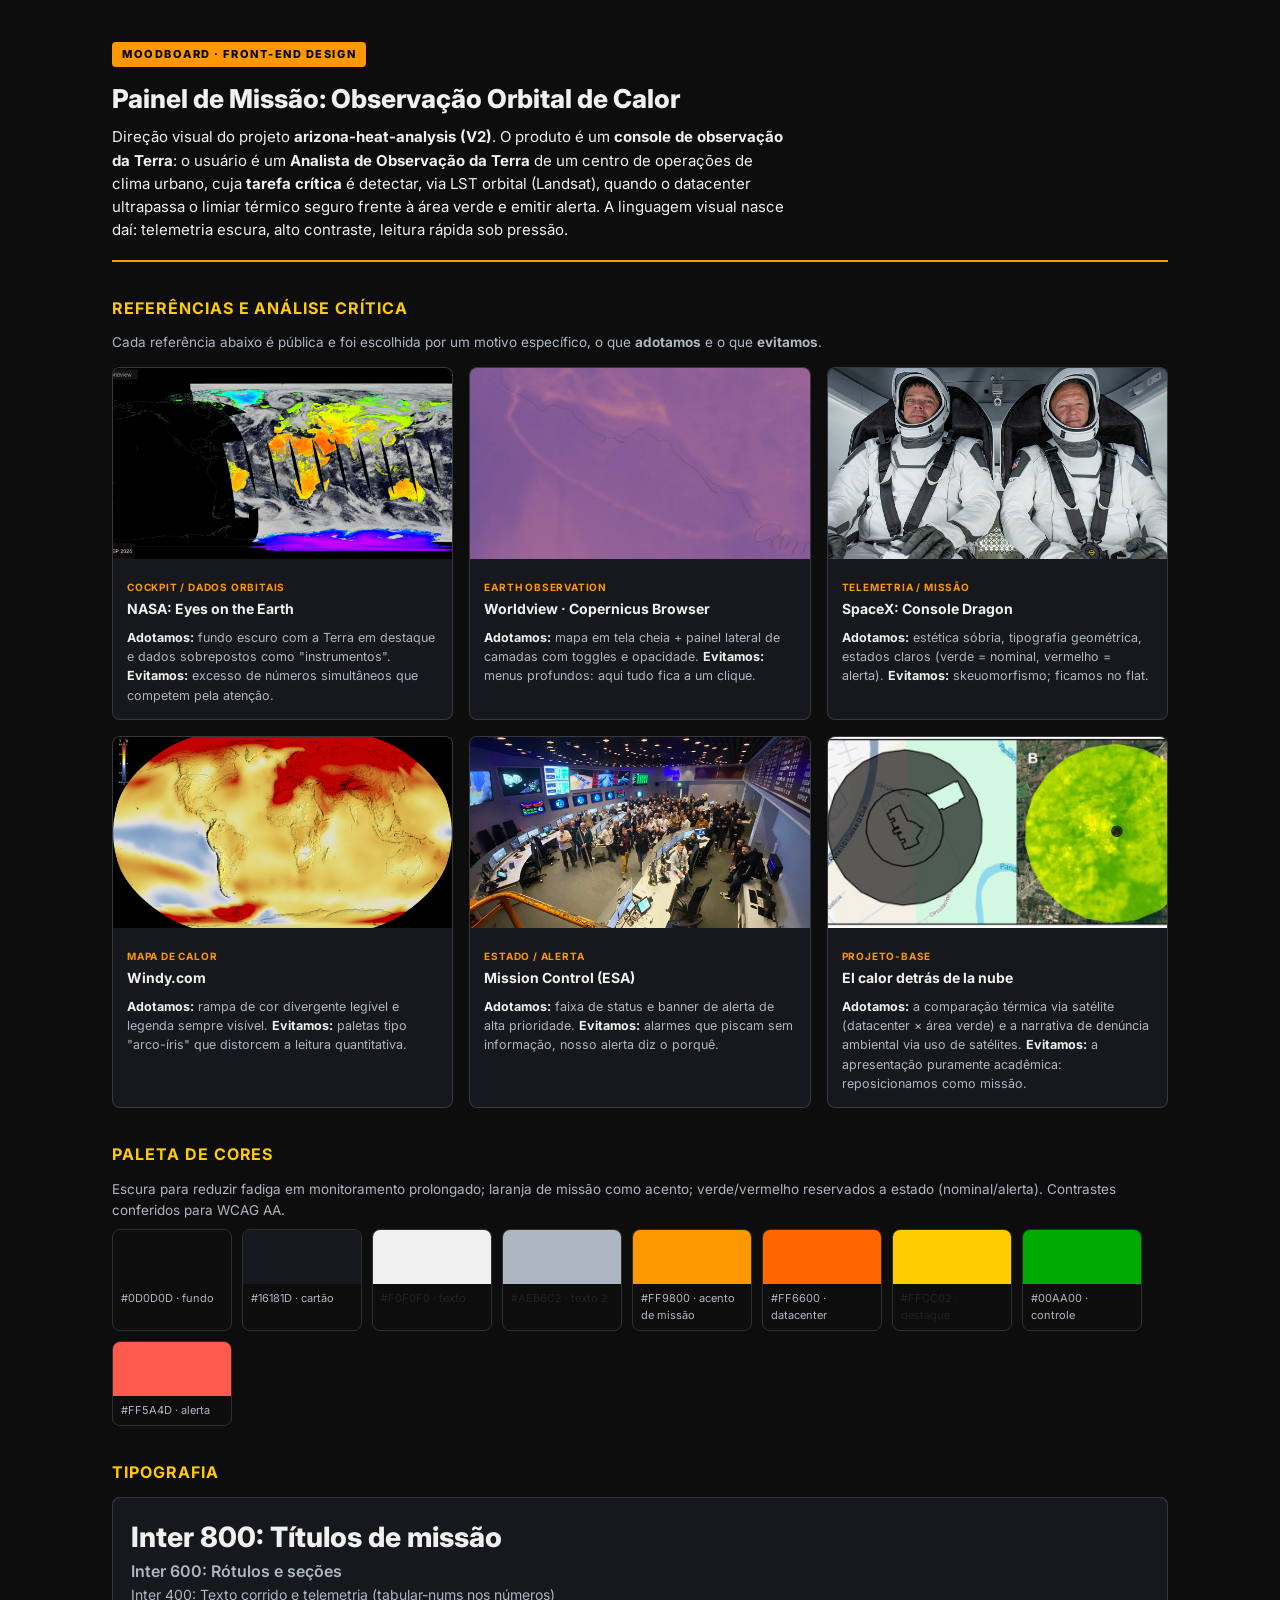
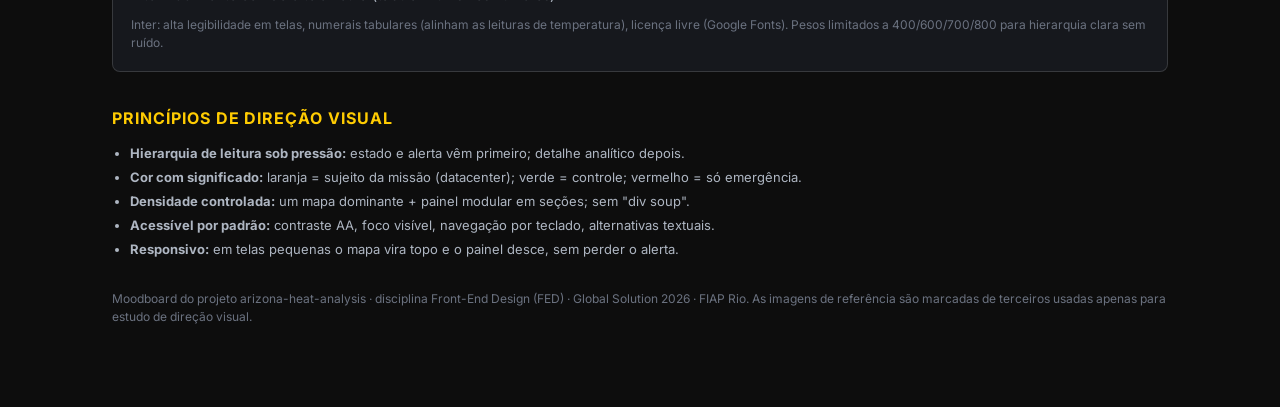
<file: arizona-heat-analysis/frontend_v2/assets/moodboard.html>
<!DOCTYPE html>
<html lang="pt-BR">
<head>
  <meta charset="UTF-8" />
  <meta name="viewport" content="width=device-width, initial-scale=1.0" />
  <title>Moodboard: Painel de Missão (FED) | Arizona Heat Analysis V2</title>
  <link rel="preconnect" href="https://fonts.googleapis.com" />
  <link rel="stylesheet" href="https://fonts.googleapis.com/css2?family=Inter:wght@400;600;700;800&display=swap" />
  <style>
    :root{
      --bg:#0d0d0d; --card:#16181d; --border:rgba(255,255,255,.14);
      --txt:#f0f0f0; --muted:#aeb6c2; --accent:#ff9800; --dc:#ff6600; --accent2:#ffcc02; --green:#00aa00;
    }
    *{box-sizing:border-box;margin:0;padding:0}
    body{font-family:'Inter',system-ui,sans-serif;background:var(--bg);color:var(--txt);
         line-height:1.55;padding:40px 22px 80px;max-width:1100px;margin:0 auto}
    header.mb{border-bottom:2px solid var(--accent);padding-bottom:18px;margin-bottom:28px}
    .kicker{display:inline-block;background:var(--accent);color:#000;font-weight:800;
            font-size:11px;letter-spacing:.14em;text-transform:uppercase;padding:4px 10px;border-radius:4px}
    h1{font-size:26px;font-weight:800;margin:12px 0 6px}
    h2{font-size:16px;font-weight:700;color:var(--accent2);margin:34px 0 12px;
       text-transform:uppercase;letter-spacing:.06em}
    h3{font-size:14px;margin:0 0 4px}
    p{color:var(--muted);font-size:13.5px}
    .lead{font-size:15px;color:var(--txt);max-width:75ch}
    .grid{display:grid;grid-template-columns:repeat(auto-fill,minmax(300px,1fr));gap:16px}
    .card{background:var(--card);border:1px solid var(--border);border-radius:8px;overflow:hidden}
    .thumb{position:relative;overflow:hidden;aspect-ratio:16/9;
           background:repeating-linear-gradient(45deg,#1c1f25,#1c1f25 12px,#191b20 12px,#191b20 24px);
           display:flex;align-items:center;justify-content:center;color:#6b7280;font-size:12px;text-align:center;padding:10px}
    /* a imagem cobre o retângulo listrado quando existir; se faltar, o onerror
       remove o img e a legenda volta a aparecer */
    .thumb img{position:absolute;inset:0;width:100%;height:100%;object-fit:cover}
    .thumb-cap{position:relative;z-index:1}
    .card .body{padding:14px}
    .tag{font-size:10px;color:var(--accent);font-weight:700;text-transform:uppercase;letter-spacing:.08em}
    .crit{margin-top:8px;font-size:12.5px}
    .crit b{color:var(--txt)}
    .palette{display:flex;flex-wrap:wrap;gap:10px;margin-top:8px}
    .sw{width:120px;border:1px solid var(--border);border-radius:8px;overflow:hidden;font-size:11px}
    .sw .chip{height:54px}
    .sw .lab{padding:6px 8px;color:var(--muted)}
    .type-sample{background:var(--card);border:1px solid var(--border);border-radius:8px;padding:18px}
    .note{margin-top:10px;font-size:12px;color:#6b7280}
    a{color:var(--accent)}
    ul{margin:6px 0 0 18px}
    li{color:var(--muted);font-size:13px;margin-bottom:4px}
  </style>
</head>
<body>

<header class="mb">
  <span class="kicker">Moodboard · Front-End Design</span>
  <h1>Painel de Missão: Observação Orbital de Calor</h1>
  <p class="lead">
    Direção visual do projeto <b>arizona-heat-analysis (V2)</b>. O produto é um
    <b>console de observação da Terra</b>: o usuário é um <b>Analista de Observação
    da Terra</b> de um centro de operações de clima urbano, cuja <b>tarefa crítica</b>
    é detectar, via LST orbital (Landsat), quando o datacenter ultrapassa o limiar
    térmico seguro frente à área verde e emitir alerta. A linguagem visual nasce
    daí: telemetria escura, alto contraste, leitura rápida sob pressão.
  </p>
</header>

<h2>Referências e análise crítica</h2>
<p>
  Cada referência abaixo é pública e foi escolhida por um motivo específico, o que
  <b>adotamos</b> e o que <b>evitamos</b>.
</p>

<div class="grid" style="margin-top:14px">
  <figure class="card">
    <div class="thumb">
      <img src="ref-nasa-eyes.png" alt="NASA: Eyes on the Earth" onerror="this.remove()" />
    </div>
    <div class="body">
      <span class="tag">Cockpit / dados orbitais</span>
      <h3>NASA: Eyes on the Earth</h3>
      <p class="crit"><b>Adotamos:</b> fundo escuro com a Terra em destaque e dados
        sobrepostos como "instrumentos". 
        <b>Evitamos:</b> excesso de números simultâneos
        que competem pela atenção.</p>
    </div>
  </figure>

  <figure class="card">
    <div class="thumb">
      <img src="ref-worldview.png" alt="NASA Worldview / Copernicus Browser" onerror="this.remove()" />
    </div>
    <div class="body">
      <span class="tag">Earth Observation</span>
      <h3>Worldview · Copernicus Browser</h3>
      <p class="crit"><b>Adotamos:</b> mapa em tela cheia + painel lateral de camadas
        com toggles e opacidade. 
        <b>Evitamos:</b> menus profundos: aqui tudo fica a um clique.</p>
    </div>
  </figure>

  <figure class="card">
    <div class="thumb">
      <img src="ref-spacex-dragon.png" alt="SpaceX Dragon: console da tripulação" onerror="this.remove()" />
    </div>
    <div class="body">
      <span class="tag">Telemetria / missão</span>
      <h3>SpaceX: Console Dragon</h3>
      <p class="crit"><b>Adotamos:</b> estética sóbria, tipografia geométrica, estados
        claros (verde = nominal, vermelho = alerta). <b>Evitamos:</b> skeuomorfismo; ficamos no flat.</p>
    </div>
  </figure>

  <figure class="card">
    <div class="thumb">
      <img src="ref-windy.png" alt="Windy.com: mapa meteorológico" onerror="this.remove()" />
    </div>
    <div class="body">
      <span class="tag">Mapa de calor</span>
      <h3>Windy.com</h3>
      <p class="crit"><b>Adotamos:</b> rampa de cor divergente legível e legenda
        sempre visível. <b>Evitamos:</b> paletas tipo "arco-íris" que distorcem a leitura quantitativa.</p>
    </div>
  </figure>

  <figure class="card">
    <div class="thumb">
      <img src="ref-esa-mission-control.png" alt="ESA / Mission Control dashboards" onerror="this.remove()" />
    </div>
    <div class="body">
      <span class="tag">Estado / alerta</span>
      <h3>Mission Control (ESA)</h3>
      <p class="crit"><b>Adotamos:</b> faixa de status e banner de alerta de alta
        prioridade. <b>Evitamos:</b> alarmes que piscam sem informação, nosso alerta diz o porquê.</p>
    </div>
  </figure>

  <figure class="card">
    <div class="thumb">
      <img src="ref-el-calor.png" alt="El calor detrás de la nube (Amenaza Roboto)" onerror="this.remove()" />
    </div>
    <div class="body">
      <span class="tag">Projeto-base</span>
      <h3>El calor detrás de la nube</h3>
      <p class="crit"><b>Adotamos:</b> a comparação térmica via satélite (datacenter ×
        área verde) e a narrativa de denúncia ambiental via uso de satélites. <b>Evitamos:</b> a apresentação
        puramente acadêmica: reposicionamos como missão.</p>
    </div>
  </figure>
</div>

<h2>Paleta de cores</h2>
<p>Escura para reduzir fadiga em monitoramento prolongado; laranja de missão como acento;
   verde/vermelho reservados a estado (nominal/alerta). Contrastes conferidos para WCAG AA.</p>
<div class="palette">
  <div class="sw"><div class="chip" style="background:#0d0d0d"></div><div class="lab">#0D0D0D · fundo</div></div>
  <div class="sw"><div class="chip" style="background:#16181d"></div><div class="lab">#16181D · cartão</div></div>
  <div class="sw"><div class="chip" style="background:#f0f0f0"></div><div class="lab" style="color:#222">#F0F0F0 · texto</div></div>
  <div class="sw"><div class="chip" style="background:#aeb6c2"></div><div class="lab" style="color:#222">#AEB6C2 · texto 2</div></div>
  <div class="sw"><div class="chip" style="background:#ff9800"></div><div class="lab">#FF9800 · acento de missão</div></div>
  <div class="sw"><div class="chip" style="background:#ff6600"></div><div class="lab">#FF6600 · datacenter</div></div>
  <div class="sw"><div class="chip" style="background:#ffcc02"></div><div class="lab" style="color:#222">#FFCC02 · destaque</div></div>
  <div class="sw"><div class="chip" style="background:#00aa00"></div><div class="lab">#00AA00 · controle</div></div>
  <div class="sw"><div class="chip" style="background:#ff5a4d"></div><div class="lab">#FF5A4D · alerta</div></div>
</div>

<h2>Tipografia</h2>
<div class="type-sample">
  <div style="font-weight:800;font-size:28px">Inter 800: Títulos de missão</div>
  <div style="font-weight:600;font-size:16px;color:var(--muted)">Inter 600: Rótulos e seções</div>
  <div style="font-weight:400;font-size:14px;color:var(--muted)">Inter 400: Texto corrido e telemetria (tabular-nums nos números)</div>
  <p class="note">Inter: alta legibilidade em telas, numerais tabulares (alinham as
     leituras de temperatura), licença livre (Google Fonts). Pesos limitados a 400/600/700/800
     para hierarquia clara sem ruído.</p>
</div>

<h2>Princípios de direção visual</h2>
<ul>
  <li><b>Hierarquia de leitura sob pressão:</b> estado e alerta vêm primeiro; detalhe analítico depois.</li>
  <li><b>Cor com significado:</b> laranja = sujeito da missão (datacenter); verde = controle; vermelho = só emergência.</li>
  <li><b>Densidade controlada:</b> um mapa dominante + painel modular em seções; sem "div soup".</li>
  <li><b>Acessível por padrão:</b> contraste AA, foco visível, navegação por teclado, alternativas textuais.</li>
  <li><b>Responsivo:</b> em telas pequenas o mapa vira topo e o painel desce, sem perder o alerta.</li>
</ul>

<p class="note" style="margin-top:30px">
  Moodboard do projeto arizona-heat-analysis · disciplina Front-End Design (FED) ·
  Global Solution 2026 · FIAP Rio. As imagens de referência são marcadas de terceiros usadas
  apenas para estudo de direção visual.
</p>

</body>
</html>
</file>
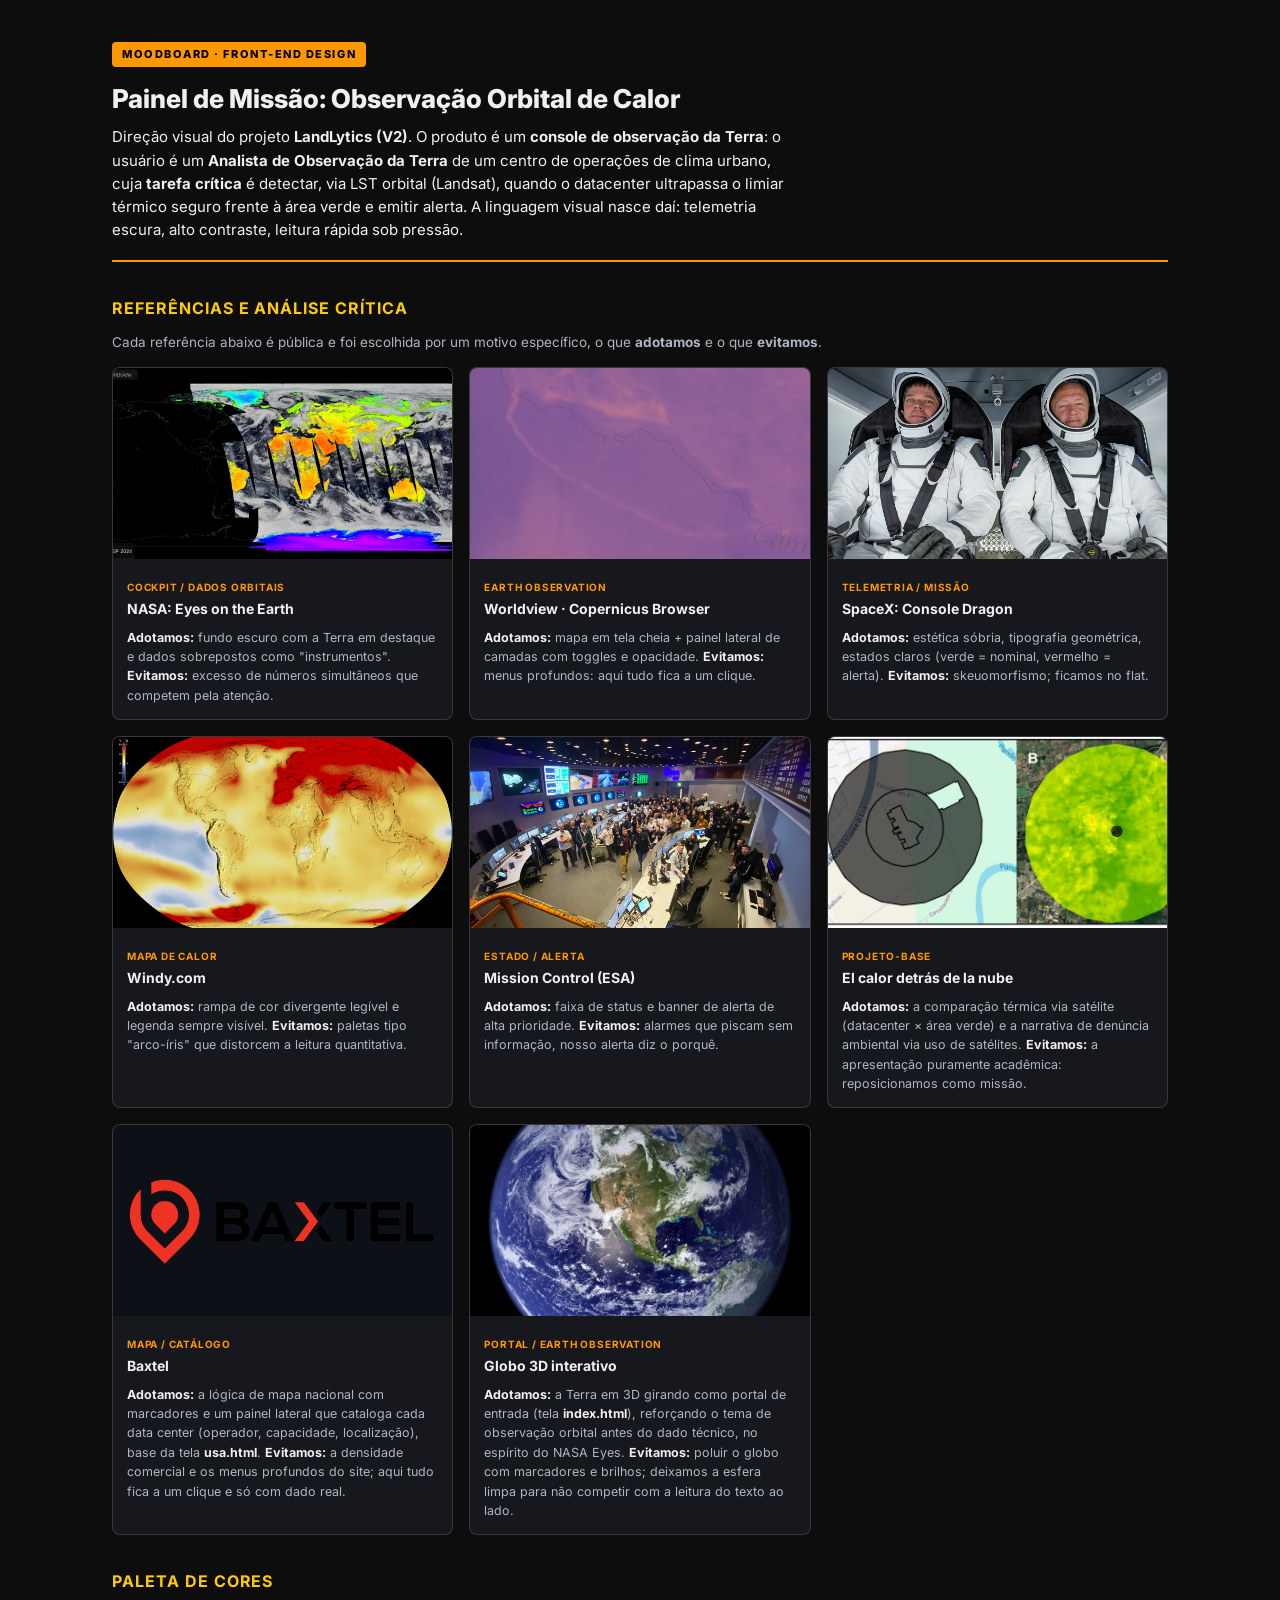
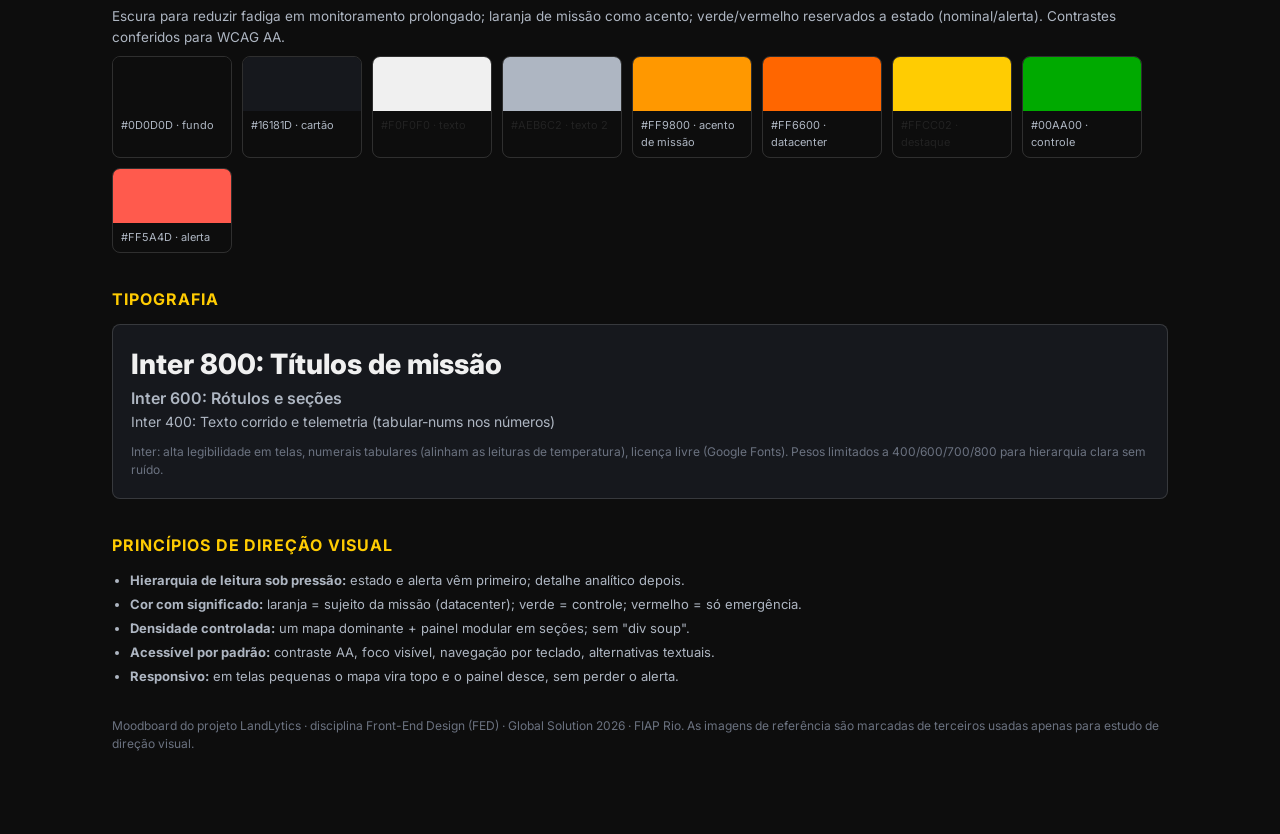
<file: LandLytics/frontend_v2/assets/moodboard.html>
<!DOCTYPE html>
<html lang="pt-BR">
<head>
  <meta charset="UTF-8" />
  <meta name="viewport" content="width=device-width, initial-scale=1.0" />
  <title>Moodboard: Painel de Missão (FED) | Arizona Heat Analysis V2</title>
  <link rel="preconnect" href="https://fonts.googleapis.com" />
  <link rel="stylesheet" href="https://fonts.googleapis.com/css2?family=Inter:wght@400;600;700;800&display=swap" />
  <style>
    :root{
      --bg:#0d0d0d; --card:#16181d; --border:rgba(255,255,255,.14);
      --txt:#f0f0f0; --muted:#aeb6c2; --accent:#ff9800; --dc:#ff6600; --accent2:#ffcc02; --green:#00aa00;
    }
    *{box-sizing:border-box;margin:0;padding:0}
    body{font-family:'Inter',system-ui,sans-serif;background:var(--bg);color:var(--txt);
         line-height:1.55;padding:40px 22px 80px;max-width:1100px;margin:0 auto}
    header.mb{border-bottom:2px solid var(--accent);padding-bottom:18px;margin-bottom:28px}
    .kicker{display:inline-block;background:var(--accent);color:#000;font-weight:800;
            font-size:11px;letter-spacing:.14em;text-transform:uppercase;padding:4px 10px;border-radius:4px}
    h1{font-size:26px;font-weight:800;margin:12px 0 6px}
    h2{font-size:16px;font-weight:700;color:var(--accent2);margin:34px 0 12px;
       text-transform:uppercase;letter-spacing:.06em}
    h3{font-size:14px;margin:0 0 4px}
    p{color:var(--muted);font-size:13.5px}
    .lead{font-size:15px;color:var(--txt);max-width:75ch}
    .grid{display:grid;grid-template-columns:repeat(auto-fill,minmax(300px,1fr));gap:16px}
    .card{background:var(--card);border:1px solid var(--border);border-radius:8px;overflow:hidden}
    .thumb{position:relative;overflow:hidden;aspect-ratio:16/9;
           background:repeating-linear-gradient(45deg,#1c1f25,#1c1f25 12px,#191b20 12px,#191b20 24px);
           display:flex;align-items:center;justify-content:center;color:#6b7280;font-size:12px;text-align:center;padding:10px}
    /* a imagem cobre o retângulo listrado quando existir; se faltar, o onerror
       remove o img e a legenda volta a aparecer */
    .thumb img{position:absolute;inset:0;width:100%;height:100%;object-fit:cover}
    /* logos ficam melhor contidos (sem corte) sobre um fundo escuro */
    .thumb.contain{background:#0d1117}
    .thumb.contain img{object-fit:contain;padding:16px}
    .thumb-cap{position:relative;z-index:1}
    .card .body{padding:14px}
    .tag{font-size:10px;color:var(--accent);font-weight:700;text-transform:uppercase;letter-spacing:.08em}
    .crit{margin-top:8px;font-size:12.5px}
    .crit b{color:var(--txt)}
    .palette{display:flex;flex-wrap:wrap;gap:10px;margin-top:8px}
    .sw{width:120px;border:1px solid var(--border);border-radius:8px;overflow:hidden;font-size:11px}
    .sw .chip{height:54px}
    .sw .lab{padding:6px 8px;color:var(--muted)}
    .type-sample{background:var(--card);border:1px solid var(--border);border-radius:8px;padding:18px}
    .note{margin-top:10px;font-size:12px;color:#6b7280}
    a{color:var(--accent)}
    ul{margin:6px 0 0 18px}
    li{color:var(--muted);font-size:13px;margin-bottom:4px}

    /* utilitários (substituem os antigos estilos inline) */
    .grid.refs{margin-top:14px}
    .chip.c-bg{background:#0d0d0d}
    .chip.c-card{background:#16181d}
    .chip.c-txt{background:#f0f0f0}
    .chip.c-muted{background:#aeb6c2}
    .chip.c-accent{background:#ff9800}
    .chip.c-dc{background:#ff6600}
    .chip.c-attn{background:#ffcc02}
    .chip.c-green{background:#00aa00}
    .chip.c-alert{background:#ff5a4d}
    .lab.on-light{color:#222}
    .type-800{font-weight:800;font-size:28px}
    .type-600{font-weight:600;font-size:16px;color:var(--muted)}
    .type-400{font-weight:400;font-size:14px;color:var(--muted)}
    .note.end{margin-top:30px}
  </style>
</head>
<body>

<header class="mb">
  <span class="kicker">Moodboard · Front-End Design</span>
  <h1>Painel de Missão: Observação Orbital de Calor</h1>
  <p class="lead">
    Direção visual do projeto <b>LandLytics (V2)</b>. O produto é um
    <b>console de observação da Terra</b>: o usuário é um <b>Analista de Observação
    da Terra</b> de um centro de operações de clima urbano, cuja <b>tarefa crítica</b>
    é detectar, via LST orbital (Landsat), quando o datacenter ultrapassa o limiar
    térmico seguro frente à área verde e emitir alerta. A linguagem visual nasce
    daí: telemetria escura, alto contraste, leitura rápida sob pressão.
  </p>
</header>

<h2>Referências e análise crítica</h2>
<p>
  Cada referência abaixo é pública e foi escolhida por um motivo específico, o que
  <b>adotamos</b> e o que <b>evitamos</b>.
</p>

<div class="grid refs">
  <figure class="card">
    <div class="thumb">
      <img src="ref-nasa-eyes.png" alt="NASA: Eyes on the Earth" onerror="this.remove()" />
    </div>
    <div class="body">
      <span class="tag">Cockpit / dados orbitais</span>
      <h3>NASA: Eyes on the Earth</h3>
      <p class="crit"><b>Adotamos:</b> fundo escuro com a Terra em destaque e dados
        sobrepostos como "instrumentos". 
        <b>Evitamos:</b> excesso de números simultâneos
        que competem pela atenção.</p>
    </div>
  </figure>

  <figure class="card">
    <div class="thumb">
      <img src="ref-worldview.png" alt="NASA Worldview / Copernicus Browser" onerror="this.remove()" />
    </div>
    <div class="body">
      <span class="tag">Earth Observation</span>
      <h3>Worldview · Copernicus Browser</h3>
      <p class="crit"><b>Adotamos:</b> mapa em tela cheia + painel lateral de camadas
        com toggles e opacidade. 
        <b>Evitamos:</b> menus profundos: aqui tudo fica a um clique.</p>
    </div>
  </figure>

  <figure class="card">
    <div class="thumb">
      <img src="ref-spacex-dragon.png" alt="SpaceX Dragon: console da tripulação" onerror="this.remove()" />
    </div>
    <div class="body">
      <span class="tag">Telemetria / missão</span>
      <h3>SpaceX: Console Dragon</h3>
      <p class="crit"><b>Adotamos:</b> estética sóbria, tipografia geométrica, estados
        claros (verde = nominal, vermelho = alerta). <b>Evitamos:</b> skeuomorfismo; ficamos no flat.</p>
    </div>
  </figure>

  <figure class="card">
    <div class="thumb">
      <img src="ref-windy.png" alt="Windy.com: mapa meteorológico" onerror="this.remove()" />
    </div>
    <div class="body">
      <span class="tag">Mapa de calor</span>
      <h3>Windy.com</h3>
      <p class="crit"><b>Adotamos:</b> rampa de cor divergente legível e legenda
        sempre visível. <b>Evitamos:</b> paletas tipo "arco-íris" que distorcem a leitura quantitativa.</p>
    </div>
  </figure>

  <figure class="card">
    <div class="thumb">
      <img src="ref-esa-mission-control.png" alt="ESA / Mission Control dashboards" onerror="this.remove()" />
    </div>
    <div class="body">
      <span class="tag">Estado / alerta</span>
      <h3>Mission Control (ESA)</h3>
      <p class="crit"><b>Adotamos:</b> faixa de status e banner de alerta de alta
        prioridade. <b>Evitamos:</b> alarmes que piscam sem informação, nosso alerta diz o porquê.</p>
    </div>
  </figure>

  <figure class="card">
    <div class="thumb">
      <img src="ref-el-calor.png" alt="El calor detrás de la nube (Amenaza Roboto)" onerror="this.remove()" />
    </div>
    <div class="body">
      <span class="tag">Projeto-base</span>
      <h3>El calor detrás de la nube</h3>
      <p class="crit"><b>Adotamos:</b> a comparação térmica via satélite (datacenter ×
        área verde) e a narrativa de denúncia ambiental via uso de satélites. <b>Evitamos:</b> a apresentação
        puramente acadêmica: reposicionamos como missão.</p>
    </div>
  </figure>

  <figure class="card">
    <div class="thumb contain">
      <img src="ref-baxtel.png" alt="Logo do Baxtel, plataforma de mapa de data centers" onerror="this.remove()" />
    </div>
    <div class="body">
      <span class="tag">Mapa / catálogo</span>
      <h3>Baxtel</h3>
      <p class="crit"><b>Adotamos:</b> a lógica de mapa nacional com marcadores e um painel
        lateral que cataloga cada data center (operador, capacidade, localização), base da tela
        <b>usa.html</b>. <b>Evitamos:</b> a densidade comercial e os menus profundos do site;
        aqui tudo fica a um clique e só com dado real.</p>
    </div>
  </figure>

  <figure class="card">
    <div class="thumb">
      <img src="ref-earth.jpg" alt="Imagem da Terra vista do espaço (NASA Blue Marble)" onerror="this.remove()" />
    </div>
    <div class="body">
      <span class="tag">Portal / Earth Observation</span>
      <h3>Globo 3D interativo</h3>
      <p class="crit"><b>Adotamos:</b> a Terra em 3D girando como portal de entrada (tela
        <b>index.html</b>), reforçando o tema de observação orbital antes do dado técnico, no
        espírito do NASA Eyes. <b>Evitamos:</b> poluir o globo com marcadores e brilhos;
        deixamos a esfera limpa para não competir com a leitura do texto ao lado.</p>
    </div>
  </figure>
</div>

<h2>Paleta de cores</h2>
<p>Escura para reduzir fadiga em monitoramento prolongado; laranja de missão como acento;
   verde/vermelho reservados a estado (nominal/alerta). Contrastes conferidos para WCAG AA.</p>
<div class="palette">
  <div class="sw"><div class="chip c-bg"></div><div class="lab">#0D0D0D · fundo</div></div>
  <div class="sw"><div class="chip c-card"></div><div class="lab">#16181D · cartão</div></div>
  <div class="sw"><div class="chip c-txt"></div><div class="lab on-light">#F0F0F0 · texto</div></div>
  <div class="sw"><div class="chip c-muted"></div><div class="lab on-light">#AEB6C2 · texto 2</div></div>
  <div class="sw"><div class="chip c-accent"></div><div class="lab">#FF9800 · acento de missão</div></div>
  <div class="sw"><div class="chip c-dc"></div><div class="lab">#FF6600 · datacenter</div></div>
  <div class="sw"><div class="chip c-attn"></div><div class="lab on-light">#FFCC02 · destaque</div></div>
  <div class="sw"><div class="chip c-green"></div><div class="lab">#00AA00 · controle</div></div>
  <div class="sw"><div class="chip c-alert"></div><div class="lab">#FF5A4D · alerta</div></div>
</div>

<h2>Tipografia</h2>
<div class="type-sample">
  <div class="type-800">Inter 800: Títulos de missão</div>
  <div class="type-600">Inter 600: Rótulos e seções</div>
  <div class="type-400">Inter 400: Texto corrido e telemetria (tabular-nums nos números)</div>
  <p class="note">Inter: alta legibilidade em telas, numerais tabulares (alinham as
     leituras de temperatura), licença livre (Google Fonts). Pesos limitados a 400/600/700/800
     para hierarquia clara sem ruído.</p>
</div>

<h2>Princípios de direção visual</h2>
<ul>
  <li><b>Hierarquia de leitura sob pressão:</b> estado e alerta vêm primeiro; detalhe analítico depois.</li>
  <li><b>Cor com significado:</b> laranja = sujeito da missão (datacenter); verde = controle; vermelho = só emergência.</li>
  <li><b>Densidade controlada:</b> um mapa dominante + painel modular em seções; sem "div soup".</li>
  <li><b>Acessível por padrão:</b> contraste AA, foco visível, navegação por teclado, alternativas textuais.</li>
  <li><b>Responsivo:</b> em telas pequenas o mapa vira topo e o painel desce, sem perder o alerta.</li>
</ul>

<p class="note end">
  Moodboard do projeto LandLytics · disciplina Front-End Design (FED) ·
  Global Solution 2026 · FIAP Rio. As imagens de referência são marcadas de terceiros usadas
  apenas para estudo de direção visual.
</p>

</body>
</html>
</file>
